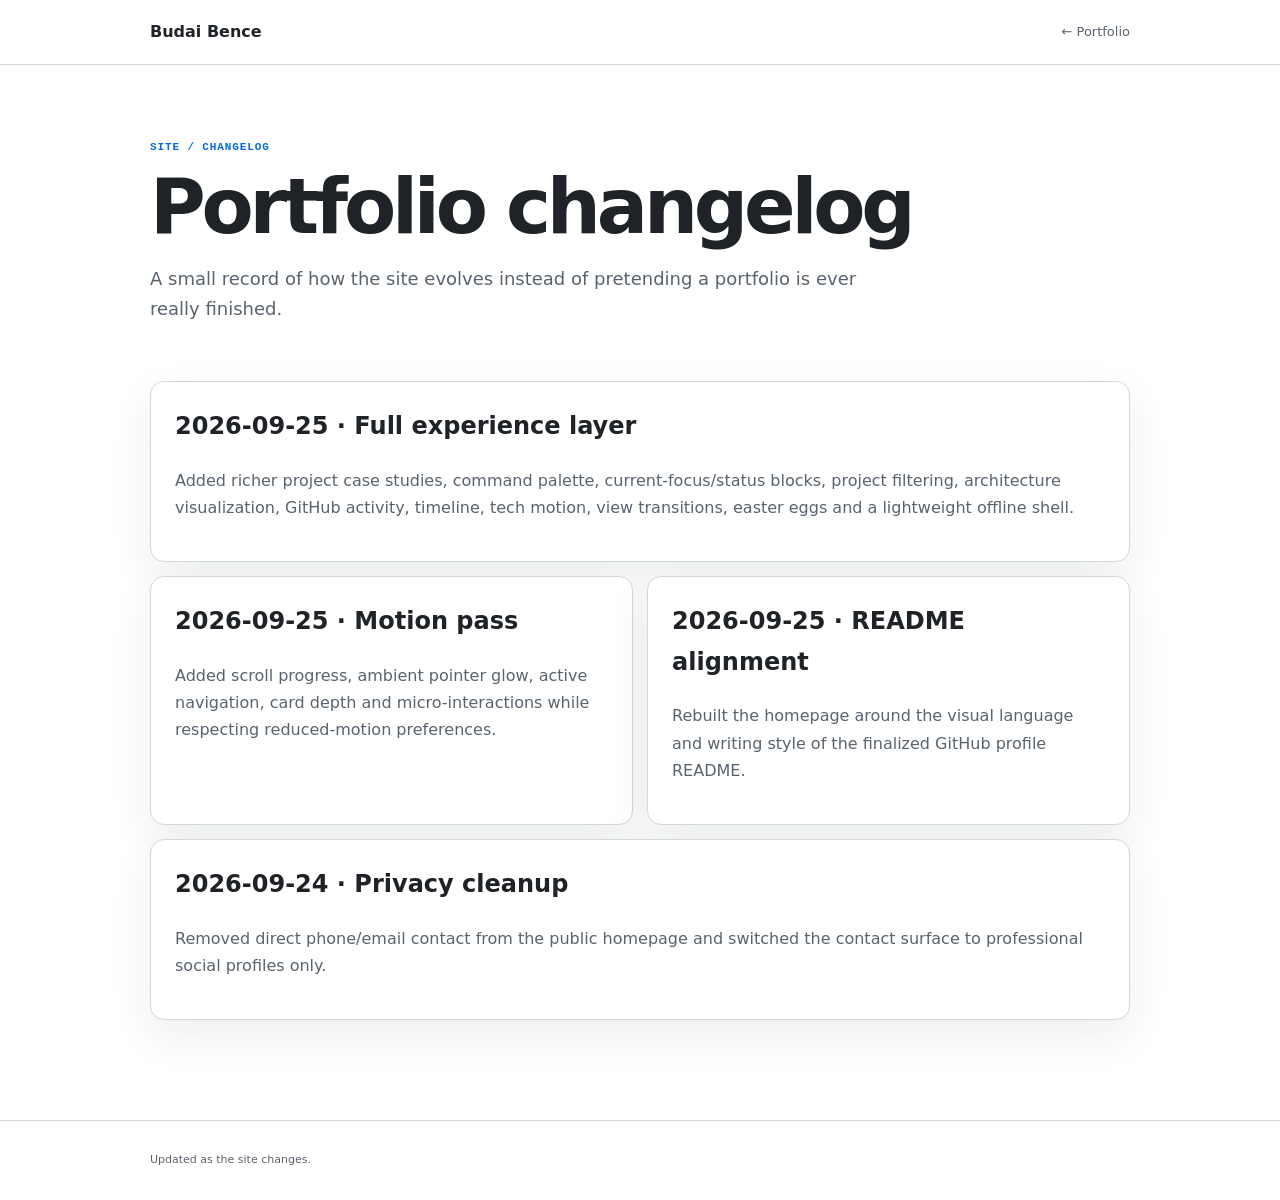
<file: changelog/index.html>
<!doctype html><html lang="en"><head><meta charset="utf-8"><meta name="viewport" content="width=device-width,initial-scale=1"><meta name="theme-color" content="#0d1117"><title>Changelog — Budai Bence</title><link rel="stylesheet" href="../projects/project.css"></head><body>
<header class="top"><div class="wrap"><a class="brand" href="/">Budai Bence</a><a class="back" href="/">← Portfolio</a></div></header>
<main><div class="wrap"><section class="hero"><div class="eyebrow">site / changelog</div><h1>Portfolio changelog</h1><p>A small record of how the site evolves instead of pretending a portfolio is ever really finished.</p></section>
<section class="grid"><article class="card wide"><h2>2026-09-25 · Full experience layer</h2><p>Added richer project case studies, command palette, current-focus/status blocks, project filtering, architecture visualization, GitHub activity, timeline, tech motion, view transitions, easter eggs and a lightweight offline shell.</p></article><article class="card"><h2>2026-09-25 · Motion pass</h2><p>Added scroll progress, ambient pointer glow, active navigation, card depth and micro-interactions while respecting reduced-motion preferences.</p></article><article class="card"><h2>2026-09-25 · README alignment</h2><p>Rebuilt the homepage around the visual language and writing style of the finalized GitHub profile README.</p></article><article class="card wide"><h2>2026-09-24 · Privacy cleanup</h2><p>Removed direct phone/email contact from the public homepage and switched the contact surface to professional social profiles only.</p></article></section></div></main>
<footer><div class="wrap">Updated as the site changes.</div></footer>
<script>if("serviceWorker"in navigator)navigator.serviceWorker.register("/service-worker.js");</script></body></html>
</file>
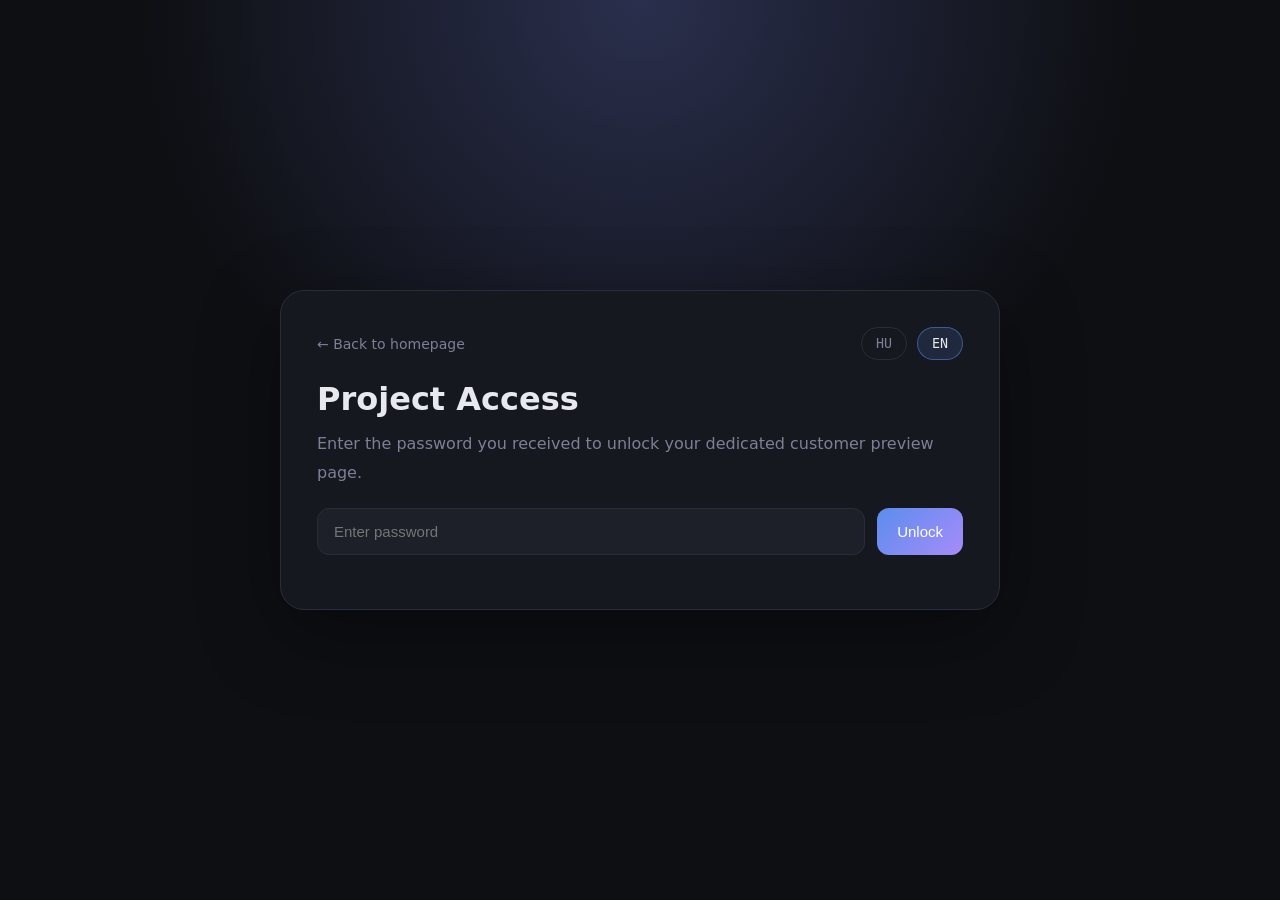
<file: project/index.html>
<!DOCTYPE html>
<html lang="en">
<head>
<meta charset="UTF-8">
<meta name="viewport" content="width=device-width, initial-scale=1.0">
<title>Project Access</title>
<style>
  :root { --bg:#0e0f13; --surface:#16181f; --surface2:#1e2029; --text:#e8e9ee; --muted:#7c8096; --accent:#5b8dee; --border:#2a2d38; }
  *{box-sizing:border-box;margin:0;padding:0;}
  body{min-height:100vh;background:radial-gradient(circle at top,#2a2f4d 0%,#0e0f13 45%);color:var(--text);font-family:Segoe UI,system-ui,sans-serif;display:flex;align-items:center;justify-content:center;padding:24px;}
  a{color:inherit;text-decoration:none;}
  .page{width:min(100%,720px);background:var(--surface);border:1px solid var(--border);border-radius:24px;box-shadow:0 24px 80px rgba(0,0,0,.35);overflow:hidden;}
  .panel{padding:36px;}
  .panel h1{font-size:2rem;margin-bottom:12px;color:var(--text);}
  .panel p{color:var(--muted);line-height:1.8;margin-bottom:20px;}
  .form-row{display:flex;flex-wrap:wrap;gap:12px;margin-bottom:18px;}
  .form-row input{flex:1 1 220px;background:var(--surface2);border:1px solid var(--border);border-radius:12px;color:var(--text);padding:14px 16px;font-size:15px;}
  .form-row button{border:none;border-radius:12px;padding:14px 20px;font-size:15px;cursor:pointer;color:#fff;background:var(--accent);transition:.2s;background:linear-gradient(135deg,#5b8dee,#a78bfa);}
  .form-row button:hover{filter:brightness(1.05);}
  .note{font-size:13px;color:var(--muted);margin-top:8px;}
  .success{display:none;animation:fadeIn .25s ease both;}
  .success.active{display:block;}
  .success p{margin-bottom:18px;}
  .success a{display:inline-flex;align-items:center;gap:10px;padding:14px 18px;border-radius:14px;background:rgba(91,141,238,.12);border:1px solid rgba(91,141,238,.18);color:var(--accent);font-weight:600;}
  .status{color:#f59e0b;margin-top:10px;}
  .back-link{display:inline-block;color:var(--muted);font-size:14px;}
  .lang-switcher{display:flex;gap:10px;align-items:center;}
  .lang-btn{border:1px solid var(--border);background:transparent;color:var(--muted);font-family:'DM Mono',monospace;padding:8px 14px;border-radius:999px;cursor:pointer;transition:all .2s;}
  .lang-btn.active, .lang-btn:hover{border-color:rgba(91,141,238,.5);color:var(--text);background:rgba(91,141,238,.14);}
  .warning{margin-top:24px;padding:16px;border-radius:16px;background:rgba(167,139,250,.08);border:1px solid rgba(167,139,250,.16);color:var(--muted);font-size:13px;line-height:1.7;}
  @keyframes fadeIn{from{opacity:0;transform:translateY(8px)}to{opacity:1;transform:translateY(0)}}
</style>
</head>
<body>
  <div class="page">
    <div class="panel">
      <div style="display:flex; gap:12px; align-items:center; justify-content:space-between; flex-wrap:wrap; margin-bottom:20px;">
        <a href="../index.html" class="back-link" data-i18n="back.link">← Back to homepage</a>
        <div class="lang-switcher">
          <button type="button" class="lang-btn active" data-lang="hu">HU</button>
          <button type="button" class="lang-btn" data-lang="en">EN</button>
        </div>
      </div>
      <h1 data-i18n="page.header">Project Access</h1>
      <p data-i18n="intro.text">Enter the password you received to unlock your dedicated customer preview page.</p>
      <form id="access-form">
        <div class="form-row">
          <input id="password-input" type="password" placeholder="Enter password" aria-label="Password" autocomplete="current-password" data-i18n="form.passwordPlaceholder" required>
          <button type="submit" data-i18n="form.submit">Unlock</button>
        </div>
      </form>
      <div id="status-message" class="status"></div>
      <div id="unlock-success" class="success" aria-live="polite">
        <p data-i18n="success.message">Access granted. Your project content is ready.</p>
        <a id="project-link" href="AlphaInvestMedia_redesign/" data-i18n="success.open">Open AlphaInvestMedia redesign</a>
      </div>
    </div>
  </div>
  <script src="access-config.js"></script>
<script>
const accounts = window.PROJECT_ACCESS || {};
const accessKey = 'projectAccessHash';
const form = document.getElementById('access-form');
const input = document.getElementById('password-input');
const status = document.getElementById('status-message');
const success = document.getElementById('unlock-success');
const link = document.getElementById('project-link');
const translations = {
  en: {
    'page.header': 'Project Access',
    'back.link': '← Back to homepage',
    'intro.text': 'Enter the password you received to unlock your dedicated customer preview page.',
    'form.passwordPlaceholder': 'Enter password',
    'form.submit': 'Unlock',
    'status.validating': 'Validating...',
    'status.error': 'Incorrect password. Please try again.',
    'success.message': 'Access granted. Your project content is ready.',
    'success.open': 'Open AlphaInvestMedia redesign'
  },
  hu: {
    'page.header': 'Projekt hozzáférés',
    'back.link': '← Vissza a kezdőlapra',
    'intro.text': 'Add meg a jelszót a neked szánt ügyfél-áttekintés feloldásához.',
    'form.passwordPlaceholder': 'Add meg a jelszót',
    'form.submit': 'Feloldás',
    'status.validating': 'Ellenőrzés...',
    'status.error': 'Helytelen jelszó. Kérlek próbáld újra.',
    'success.message': 'Hozzáférés megadva. A projekt tartalma elérhető.',
    'success.open': 'AlphaInvestMedia redesign megnyitása'
  }
};
function hexEncode(buffer){ return Array.from(new Uint8Array(buffer)).map(b => b.toString(16).padStart(2,'0')).join(''); }
async function hashPassword(password){ const data = new TextEncoder().encode(password); const hashBuffer = await crypto.subtle.digest('SHA-256', data); return hexEncode(hashBuffer); }
function translate(lang){
  document.documentElement.lang = lang;
  document.title = translations[lang]['page.header'] || document.title;
  document.querySelectorAll('[data-i18n]').forEach(el => {
    const key = el.dataset.i18n;
    if (!key || !translations[lang] || translations[lang][key] === undefined) return;
    if (el.tagName === 'INPUT') {
      el.placeholder = translations[lang][key];
    } else {
      el.innerHTML = translations[lang][key];
    }
  });
  document.querySelectorAll('.lang-btn').forEach(btn => btn.classList.toggle('active', btn.dataset.lang === lang));
}
function showSuccess(account){ status.textContent = ''; success.classList.add('active'); link.href = account.href; link.textContent = account.title; }
function showError(message){ status.textContent = message; success.classList.remove('active'); }
async function unlock(password){ const hash = await hashPassword(password.trim()); const account = accounts[hash]; if(account){ localStorage.setItem(accessKey, hash); showSuccess(account); return true; } showError(translations[currentLang]['status.error']); return false; }
form.addEventListener('submit', async event => { event.preventDefault(); showError(translations[currentLang]['status.validating']); const valid = await unlock(input.value); if(valid) input.value = ''; });
let currentLang = localStorage.getItem('preferredLang') || 'hu';
document.querySelectorAll('.lang-btn').forEach(btn => {
  btn.addEventListener('click', () => {
    currentLang = btn.dataset.lang;
    localStorage.setItem('preferredLang', currentLang);
    translate(currentLang);
  });
});
(async () => {
  translate(currentLang);
  const saved = localStorage.getItem(accessKey);
  if(saved && accounts[saved]) showSuccess(accounts[saved]);
})();
</script>
</body>
</html>
</file>
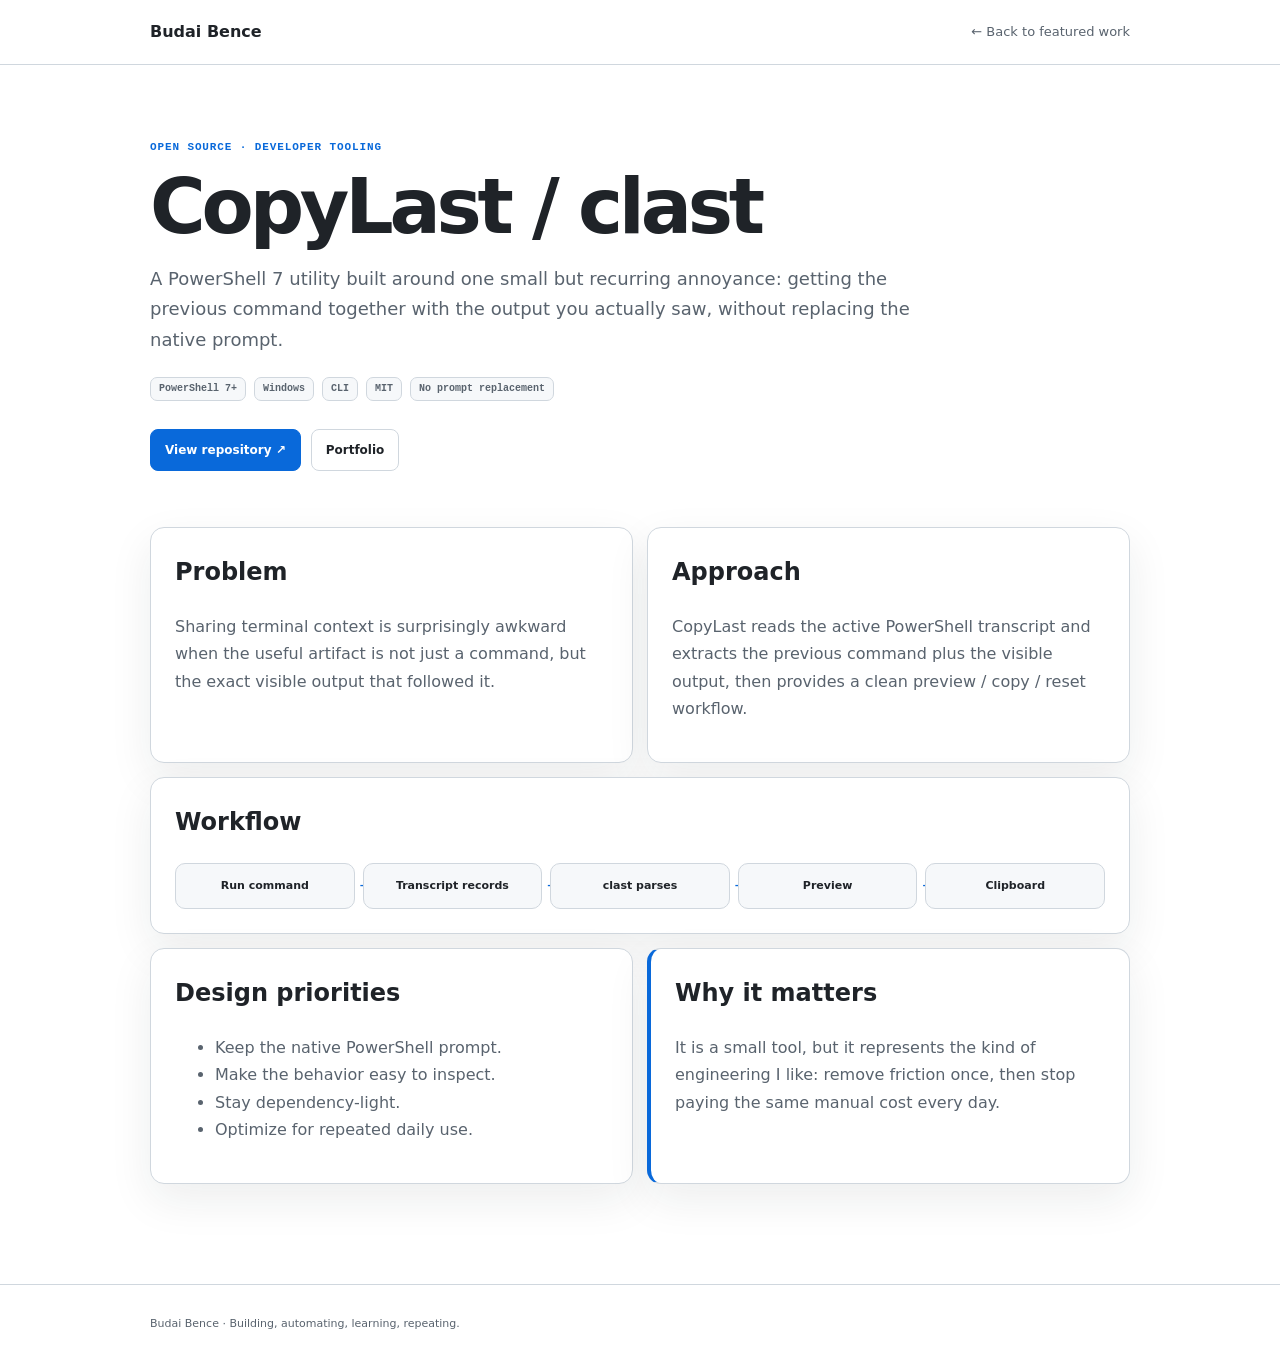
<file: projects/clast/index.html>
<!doctype html><html lang="en"><head><meta charset="utf-8"><meta name="viewport" content="width=device-width,initial-scale=1"><meta name="theme-color" content="#0d1117"><title>CopyLast — Budai Bence</title><meta name="description" content="Case study for CopyLast, a PowerShell 7 utility for copying the previous command and visible output."><link rel="stylesheet" href="../project.css"><style>.hero{view-transition-name:project-clast}</style></head><body>
<header class="top"><div class="wrap"><a class="brand" href="/">Budai Bence</a><a class="back" href="/#work">← Back to featured work</a></div></header>
<main><div class="wrap"><section class="hero"><div class="eyebrow">Open source · developer tooling</div><h1>CopyLast / clast</h1><p>A PowerShell 7 utility built around one small but recurring annoyance: getting the previous command together with the output you actually saw, without replacing the native prompt.</p><div class="meta"><span>PowerShell 7+</span><span>Windows</span><span>CLI</span><span>MIT</span><span>No prompt replacement</span></div><div class="actions"><a class="btn primary" href="https://github.com/itsmebencebudai/clast" target="_blank" rel="noopener">View repository ↗</a><a class="btn" href="/#work">Portfolio</a></div></section>
<section class="grid"><article class="card"><h2>Problem</h2><p>Sharing terminal context is surprisingly awkward when the useful artifact is not just a command, but the exact visible output that followed it.</p></article><article class="card"><h2>Approach</h2><p>CopyLast reads the active PowerShell transcript and extracts the previous command plus the visible output, then provides a clean preview / copy / reset workflow.</p></article><article class="card wide"><h2>Workflow</h2><div class="flow"><div class="node">Run command</div><div class="node">Transcript records</div><div class="node">clast parses</div><div class="node">Preview</div><div class="node">Clipboard</div></div></article><article class="card"><h2>Design priorities</h2><ul><li>Keep the native PowerShell prompt.</li><li>Make the behavior easy to inspect.</li><li>Stay dependency-light.</li><li>Optimize for repeated daily use.</li></ul></article><article class="card callout"><h2>Why it matters</h2><p>It is a small tool, but it represents the kind of engineering I like: remove friction once, then stop paying the same manual cost every day.</p></article></section></div></main>
<footer><div class="wrap">Budai Bence · Building, automating, learning, repeating.</div></footer>
<script>if("serviceWorker"in navigator)navigator.serviceWorker.register("/service-worker.js");</script></body></html>
</file>
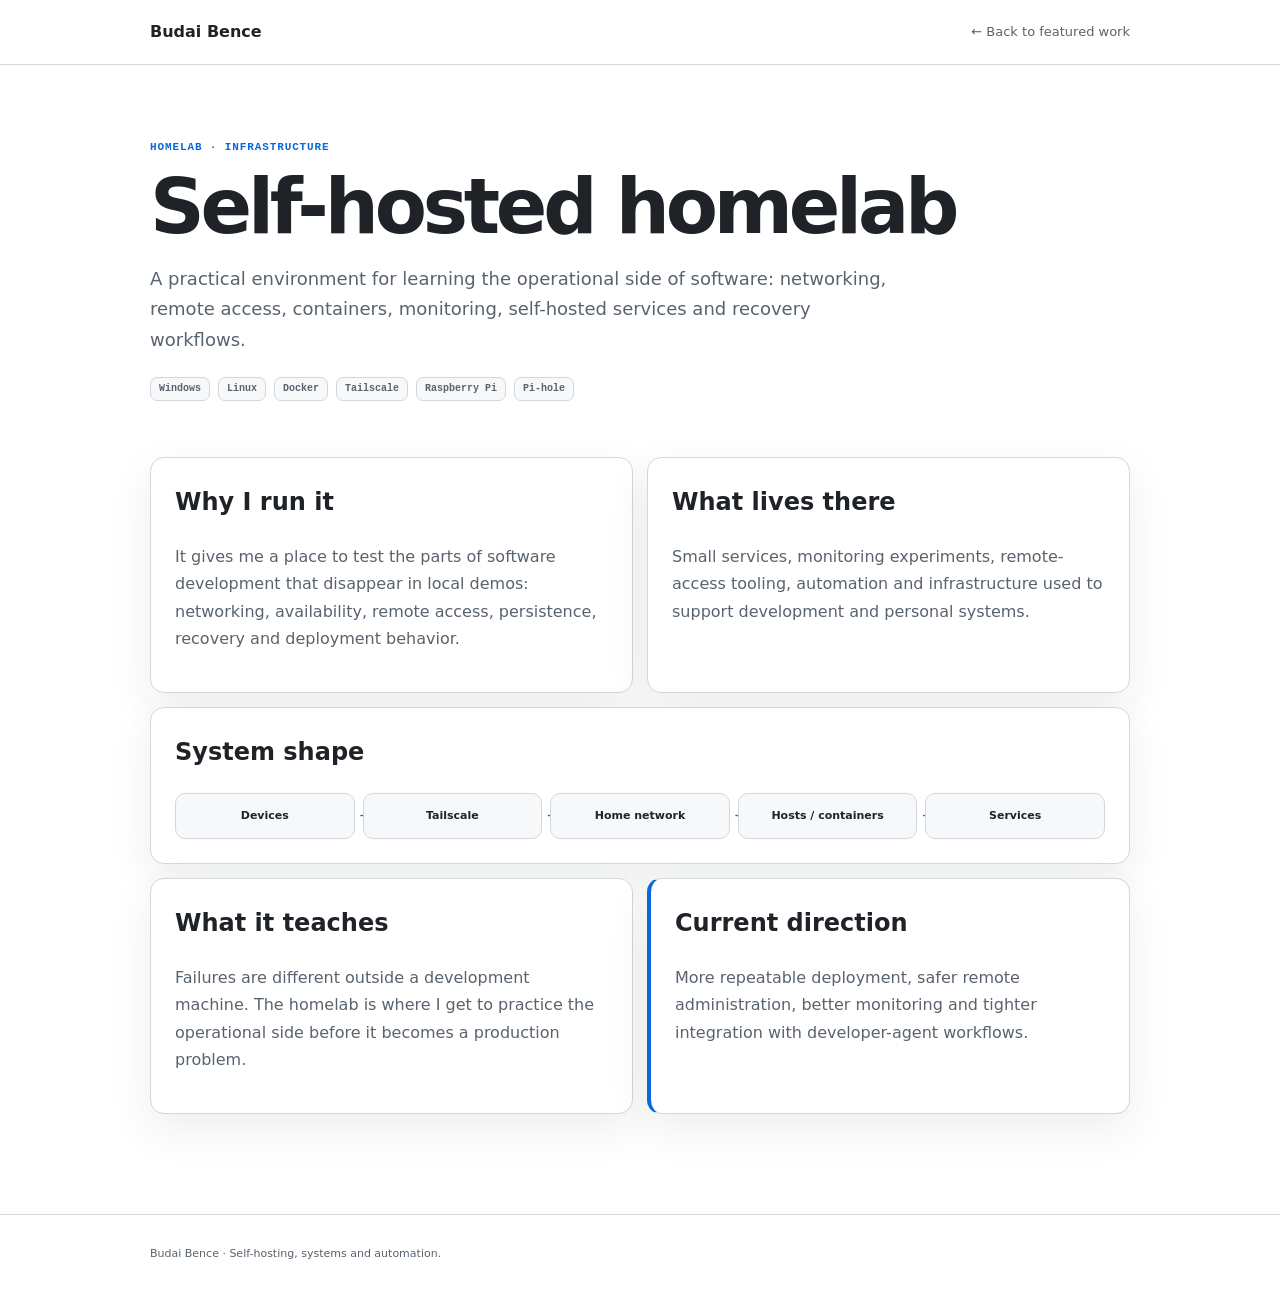
<file: projects/homelab/index.html>
<!doctype html><html lang="en"><head><meta charset="utf-8"><meta name="viewport" content="width=device-width,initial-scale=1"><meta name="theme-color" content="#0d1117"><title>Homelab — Budai Bence</title><meta name="description" content="Homelab case study covering self-hosting, networking and developer infrastructure."><link rel="stylesheet" href="../project.css"><style>.hero{view-transition-name:project-homelab}</style></head><body>
<header class="top"><div class="wrap"><a class="brand" href="/">Budai Bence</a><a class="back" href="/#work">← Back to featured work</a></div></header>
<main><div class="wrap"><section class="hero"><div class="eyebrow">Homelab · infrastructure</div><h1>Self-hosted homelab</h1><p>A practical environment for learning the operational side of software: networking, remote access, containers, monitoring, self-hosted services and recovery workflows.</p><div class="meta"><span>Windows</span><span>Linux</span><span>Docker</span><span>Tailscale</span><span>Raspberry Pi</span><span>Pi-hole</span></div></section>
<section class="grid"><article class="card"><h2>Why I run it</h2><p>It gives me a place to test the parts of software development that disappear in local demos: networking, availability, remote access, persistence, recovery and deployment behavior.</p></article><article class="card"><h2>What lives there</h2><p>Small services, monitoring experiments, remote-access tooling, automation and infrastructure used to support development and personal systems.</p></article><article class="card wide"><h2>System shape</h2><div class="flow"><div class="node">Devices</div><div class="node">Tailscale</div><div class="node">Home network</div><div class="node">Hosts / containers</div><div class="node">Services</div></div></article><article class="card"><h2>What it teaches</h2><p>Failures are different outside a development machine. The homelab is where I get to practice the operational side before it becomes a production problem.</p></article><article class="card callout"><h2>Current direction</h2><p>More repeatable deployment, safer remote administration, better monitoring and tighter integration with developer-agent workflows.</p></article></section></div></main>
<footer><div class="wrap">Budai Bence · Self-hosting, systems and automation.</div></footer>
<script>if("serviceWorker"in navigator)navigator.serviceWorker.register("/service-worker.js");</script></body></html>
</file>
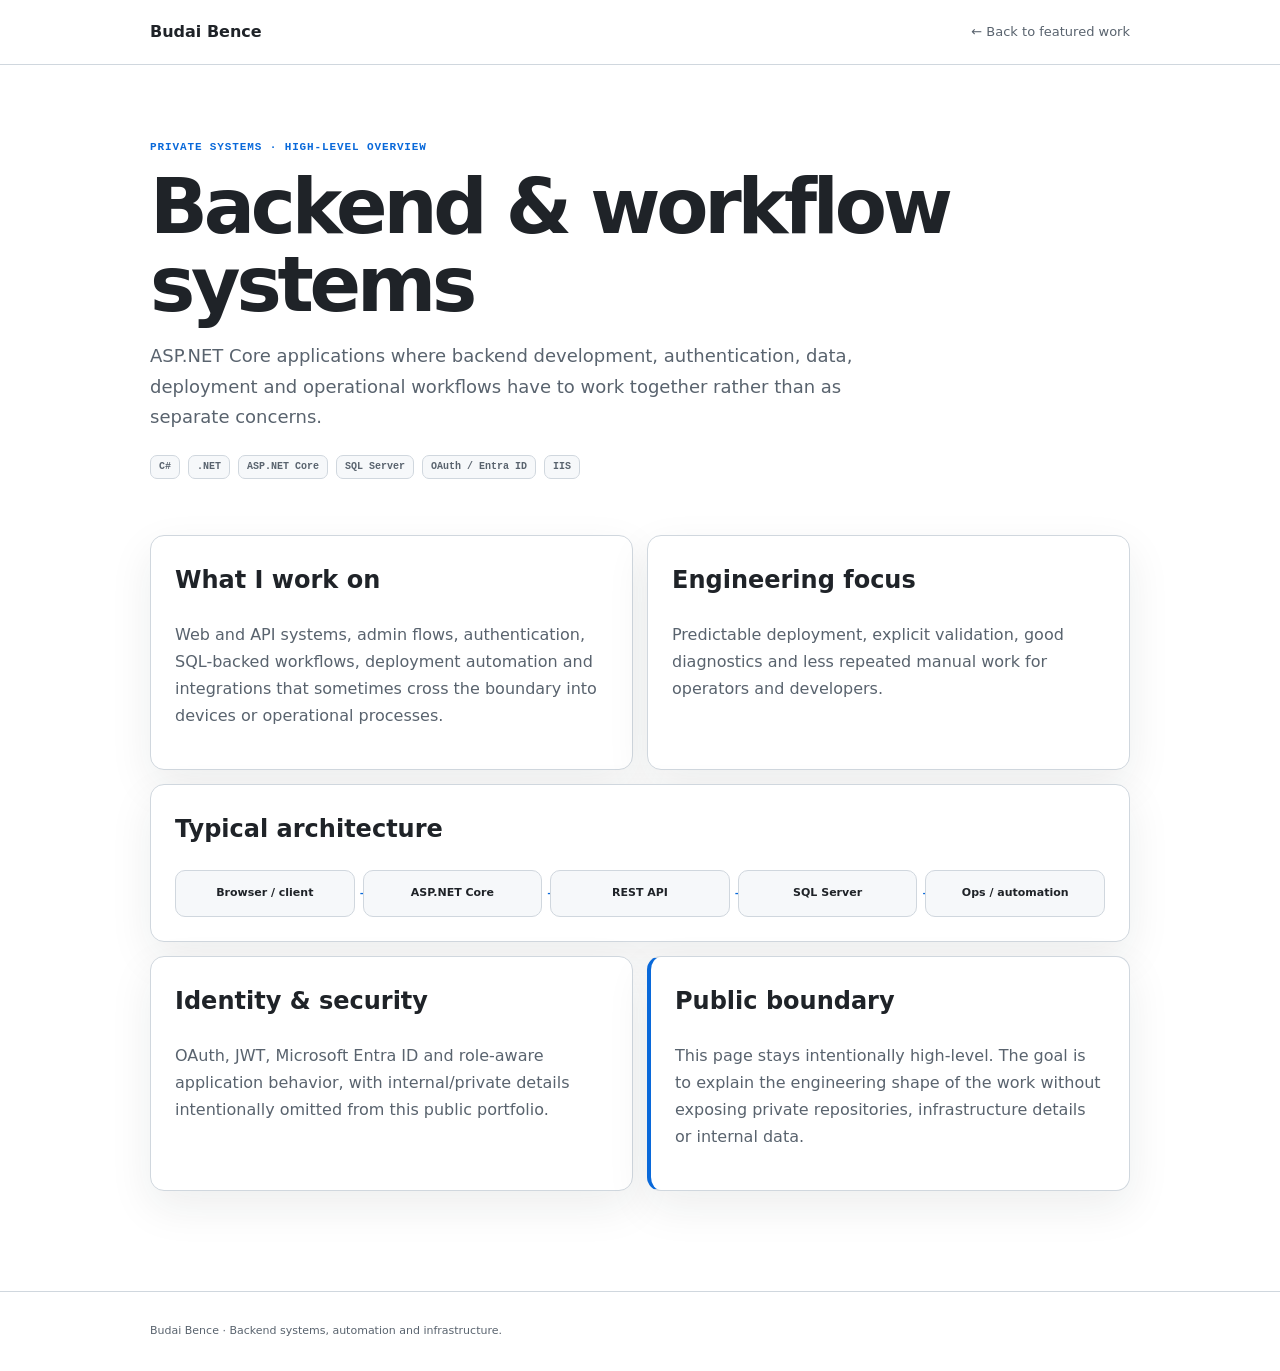
<file: projects/systems/index.html>
<!doctype html><html lang="en"><head><meta charset="utf-8"><meta name="viewport" content="width=device-width,initial-scale=1"><meta name="theme-color" content="#0d1117"><title>Backend & Workflow Systems — Budai Bence</title><meta name="description" content="High-level case study of backend and workflow systems work."><link rel="stylesheet" href="../project.css"><style>.hero{view-transition-name:project-systems}</style></head><body>
<header class="top"><div class="wrap"><a class="brand" href="/">Budai Bence</a><a class="back" href="/#work">← Back to featured work</a></div></header>
<main><div class="wrap"><section class="hero"><div class="eyebrow">Private systems · high-level overview</div><h1>Backend & workflow systems</h1><p>ASP.NET Core applications where backend development, authentication, data, deployment and operational workflows have to work together rather than as separate concerns.</p><div class="meta"><span>C#</span><span>.NET</span><span>ASP.NET Core</span><span>SQL Server</span><span>OAuth / Entra ID</span><span>IIS</span></div></section>
<section class="grid"><article class="card"><h2>What I work on</h2><p>Web and API systems, admin flows, authentication, SQL-backed workflows, deployment automation and integrations that sometimes cross the boundary into devices or operational processes.</p></article><article class="card"><h2>Engineering focus</h2><p>Predictable deployment, explicit validation, good diagnostics and less repeated manual work for operators and developers.</p></article><article class="card wide"><h2>Typical architecture</h2><div class="flow"><div class="node">Browser / client</div><div class="node">ASP.NET Core</div><div class="node">REST API</div><div class="node">SQL Server</div><div class="node">Ops / automation</div></div></article><article class="card"><h2>Identity & security</h2><p>OAuth, JWT, Microsoft Entra ID and role-aware application behavior, with internal/private details intentionally omitted from this public portfolio.</p></article><article class="card callout"><h2>Public boundary</h2><p>This page stays intentionally high-level. The goal is to explain the engineering shape of the work without exposing private repositories, infrastructure details or internal data.</p></article></section></div></main>
<footer><div class="wrap">Budai Bence · Backend systems, automation and infrastructure.</div></footer>
<script>if("serviceWorker"in navigator)navigator.serviceWorker.register("/service-worker.js");</script></body></html>
</file>
<file: projects/project.css>
@view-transition{navigation:auto}
:root{color-scheme:light dark;--bg:#fff;--surface:#f6f8fa;--card:#fff;--border:#d0d7de;--text:#1f2328;--soft:#59636e;--accent:#0969da;--green:#1a7f37;--shadow:0 16px 44px rgba(31,35,40,.08);--max:980px}
@media(prefers-color-scheme:dark){:root{--bg:#0d1117;--surface:#161b22;--card:#0d1117;--border:#30363d;--text:#f0f6fc;--soft:#b1bac4;--accent:#58a6ff;--green:#3fb950;--shadow:0 18px 54px rgba(0,0,0,.28)}}
*{box-sizing:border-box}html{scroll-behavior:smooth}body{margin:0;background:var(--bg);color:var(--text);font-family:Inter,system-ui,-apple-system,BlinkMacSystemFont,"Segoe UI",sans-serif;line-height:1.7}a{color:inherit}.wrap{width:min(calc(100% - 32px),var(--max));margin:auto}.top{position:sticky;top:0;z-index:20;border-bottom:1px solid var(--border);background:color-mix(in srgb,var(--bg) 90%,transparent);backdrop-filter:blur(16px)}.top .wrap{min-height:64px;display:flex;align-items:center;justify-content:space-between;gap:18px}.brand{font-weight:800;text-decoration:none}.back{color:var(--soft);text-decoration:none;font-size:13px}.back:hover{color:var(--accent)}main{padding:76px 0 100px}.eyebrow{color:var(--accent);font:600 11px/1.2 ui-monospace,SFMono-Regular,Consolas,monospace;text-transform:uppercase;letter-spacing:.08em}.hero{view-transition-name:project-hero}.hero h1{font-size:clamp(42px,7vw,76px);line-height:1.02;letter-spacing:-.055em;margin:14px 0}.hero p{max-width:760px;color:var(--soft);font-size:18px}.meta{display:flex;gap:8px;flex-wrap:wrap;margin-top:22px}.meta span{padding:5px 8px;border:1px solid var(--border);border-radius:7px;background:var(--surface);font:600 10px/1.2 ui-monospace,SFMono-Regular,Consolas,monospace;color:var(--soft)}.actions{display:flex;gap:10px;flex-wrap:wrap;margin-top:28px}.btn{display:inline-flex;align-items:center;min-height:42px;padding:0 14px;border:1px solid var(--border);border-radius:8px;text-decoration:none;font-size:12px;font-weight:700}.btn.primary{background:var(--accent);border-color:var(--accent);color:#fff}.grid{display:grid;grid-template-columns:repeat(2,1fr);gap:14px;margin-top:56px}.card{padding:24px;border:1px solid var(--border);border-radius:14px;background:var(--card);box-shadow:var(--shadow)}.card.wide{grid-column:1/-1}.card h2,.card h3{margin-top:0}.card p,.card li{color:var(--soft)}.flow{display:grid;grid-template-columns:repeat(5,1fr);gap:8px;align-items:center;margin-top:20px}.node{padding:13px 8px;text-align:center;border:1px solid var(--border);border-radius:10px;background:var(--surface);font-size:11px;font-weight:700;position:relative}.node:not(:last-child)::after{content:"→";position:absolute;right:-15px;top:50%;transform:translateY(-50%);color:var(--accent)}.callout{border-left:4px solid var(--accent)}footer{border-top:1px solid var(--border);padding:30px 0;color:var(--soft);font-size:11px}@media(max-width:760px){.grid{grid-template-columns:1fr}.card.wide{grid-column:auto}.flow{grid-template-columns:1fr}.node:not(:last-child)::after{content:"↓";right:auto;left:50%;top:auto;bottom:-17px;transform:translateX(-50%)}}
</file>
